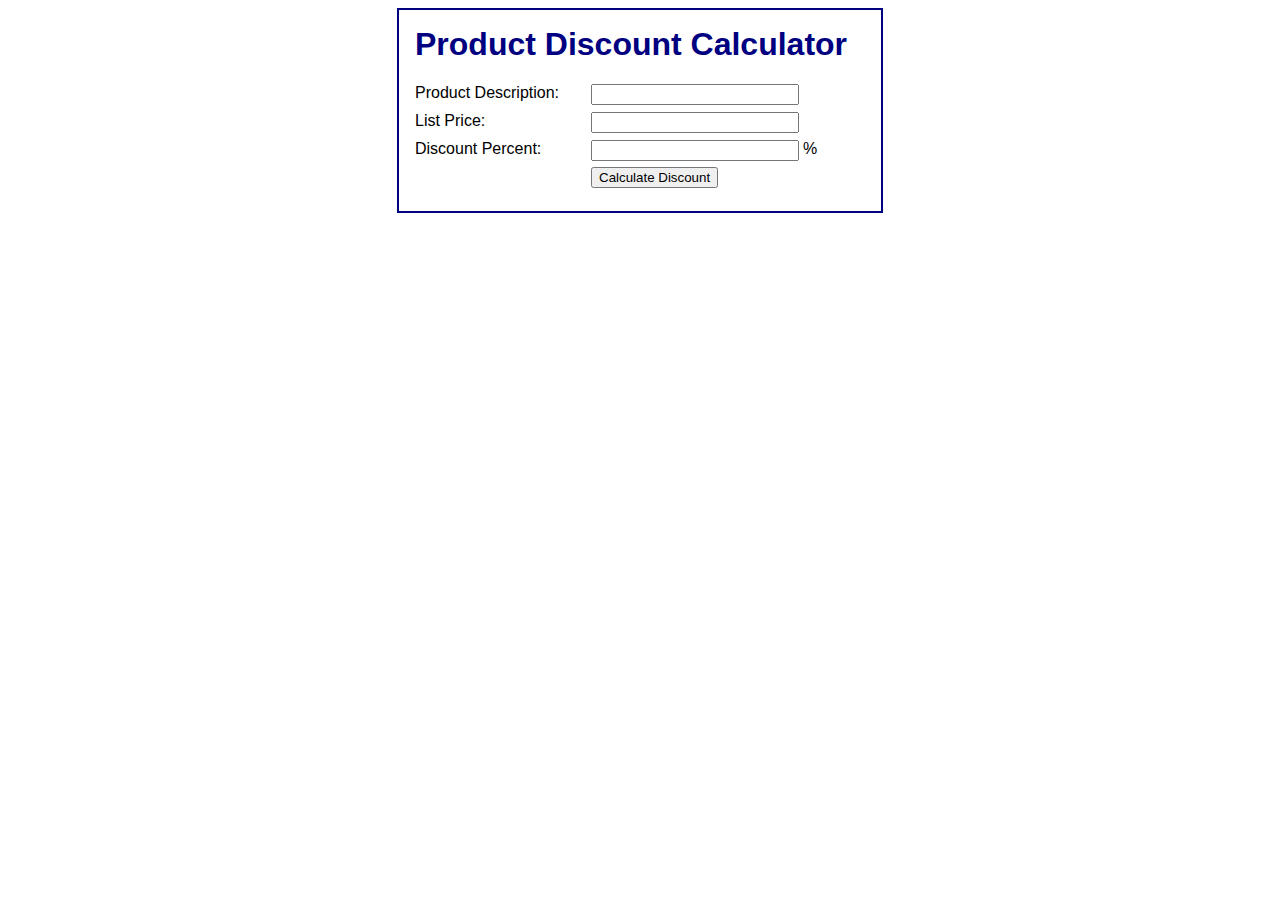
<file: Buoi1/ch02_ex1/index.html>
<!DOCTYPE html>
<html>
  <head>
    <title>Product Discount Calculator</title>
    <link rel="stylesheet" type="text/css" href="main.css" />
  </head>

  <body>
    <main>
      <h1>Product Discount Calculator</h1>
      <form action="display_discount.php" method="post">
        <div id="data">
          <label>Product Description:</label>
          <input type="text" name="product_description" /><br />

          <label>List Price:</label>
          <input type="text" name="list_price" /><br />

          <label>Discount Percent:</label>
          <input type="text" name="discount_percent" /><span>%</span><br />
        </div>

        <div id="buttons">
          <label>&nbsp;</label>
          <input type="submit" value="Calculate Discount" /><br />
        </div>
      </form>
    </main>
  </body>
</html>
</file>
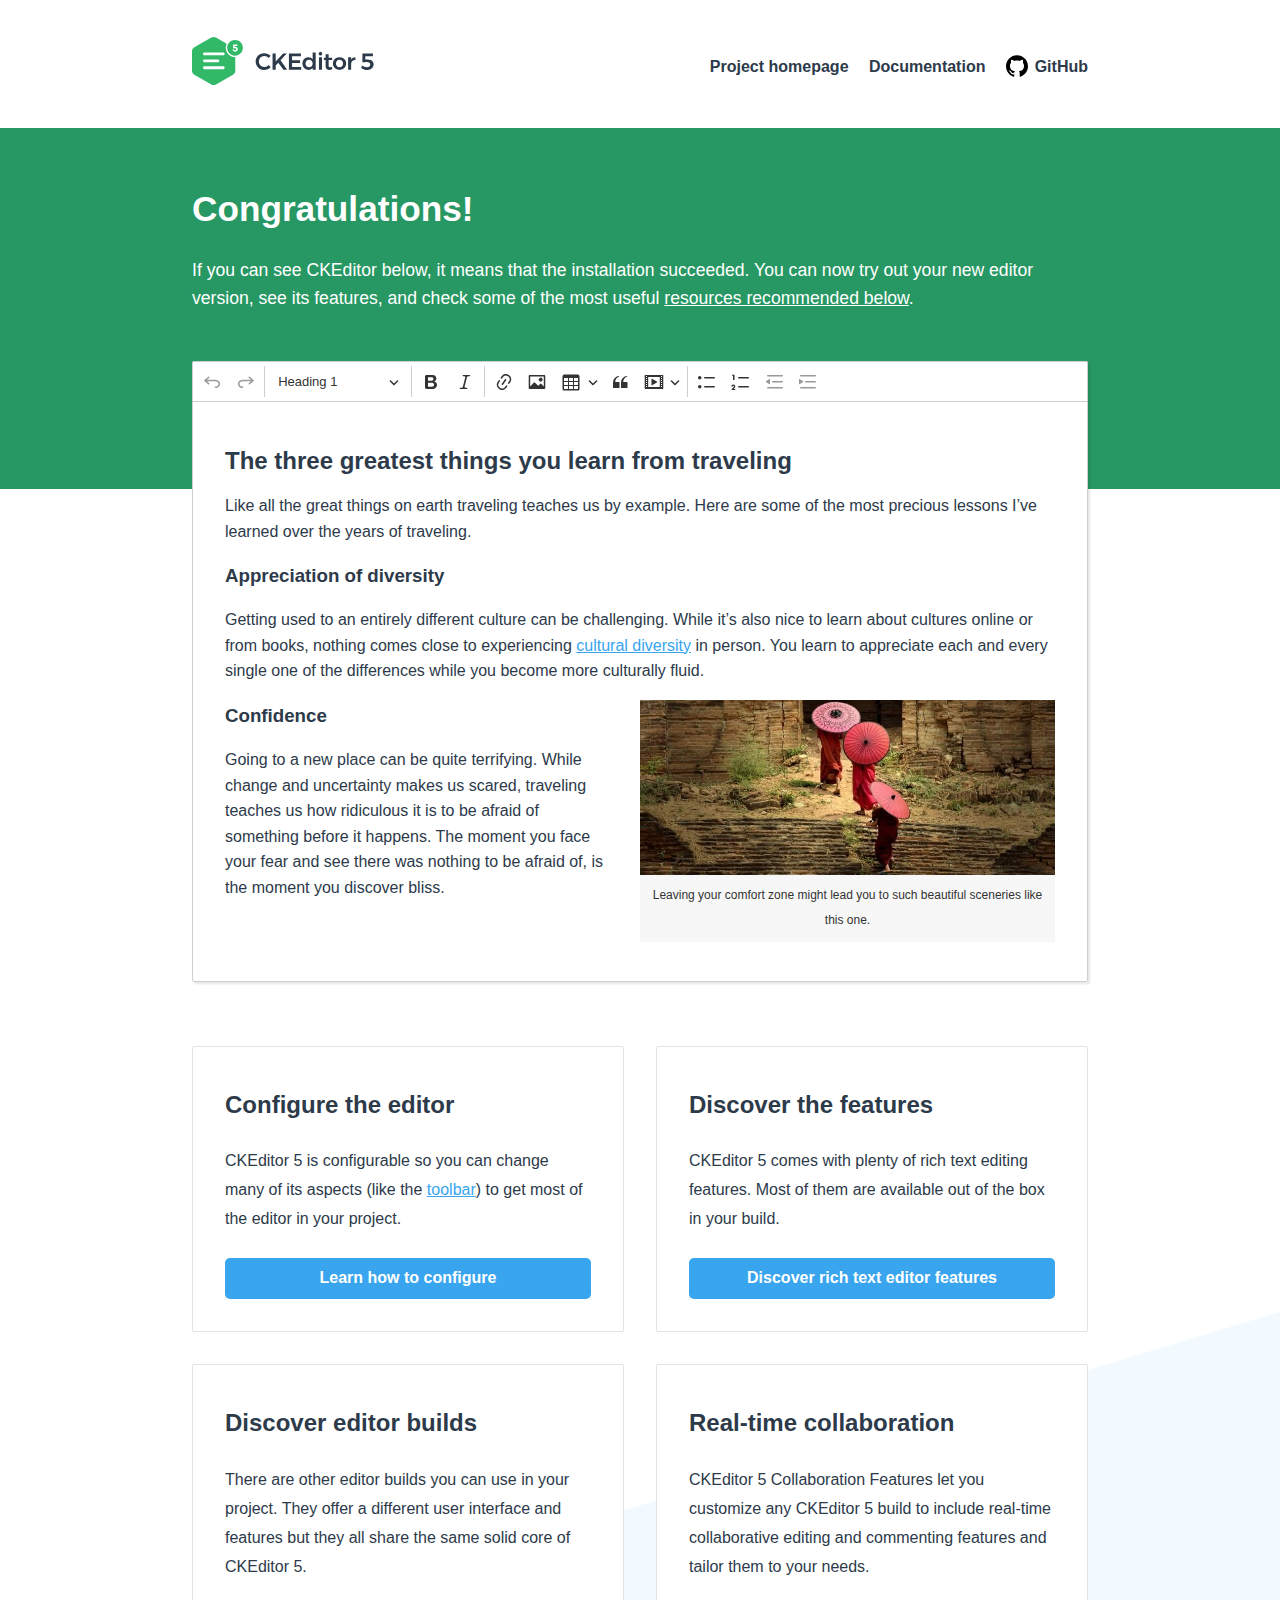
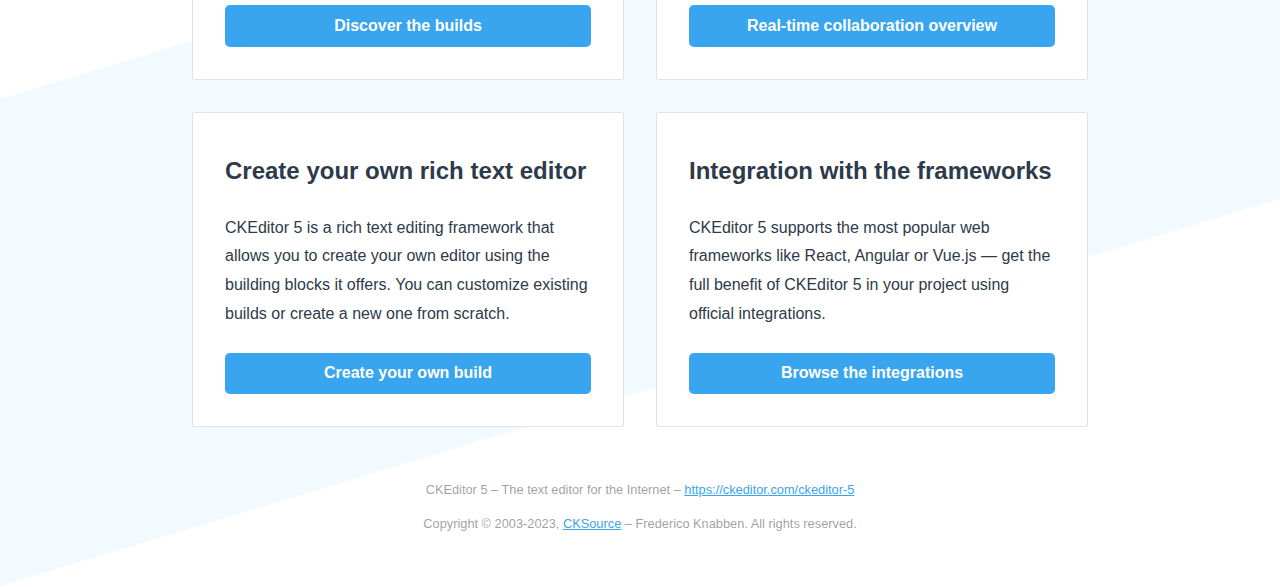
<file: Buoi7/Bai8/ckeditor5/index.html>
<!DOCTYPE html>
<!--
Copyright (c) 2003-2023, CKSource Holding sp. z o.o. All rights reserved.
For licensing, see LICENSE.md or https://ckeditor.com/legal/ckeditor-oss-license
-->
<html lang="en">
<head>
	<meta charset="utf-8">
	<meta name="viewport" content="width=device-width, initial-scale=1.0, maximum-scale=1.0" />
	<link type="text/css" href="sample/css/sample.css" rel="stylesheet" media="screen" />
	<title>CKEditor 5 – classic editor build sample</title>
</head>
<body>

<header>
	<div class="centered">
		<h1><a href="https://ckeditor.com/ckeditor-5"><img src="sample/img/logo.svg" alt="WYSIWYG editor - CKEditor 5" /></a></h1>

		<input type="checkbox" id="menu-toggle" />
		<label for="menu-toggle"></label>
		  
		<nav>
			<ul>
				<li><a href="https://ckeditor.com/ckeditor-5">Project homepage</a></li>
				<li><a href="https://ckeditor.com/docs/">Documentation</a></li>
				<li><a href="https://github.com/ckeditor/ckeditor5">GitHub</a></li>
			</ul>
		</nav>
	</div>
</header>

<main>
	<div class="message">
		<div class="centered">
			<h1>Congratulations!</h1>

			<p>If you can see CKEditor below, it means that the installation succeeded. You can now try out your new editor version, see its features,
			and check some of the most useful <a href="#references">resources recommended below</a>.</p>
		</div>
	</div>
	<div class="centered">
		<div id="editor">
			<h2>The three greatest things you learn from traveling</h2>

			<p>Like all the great things on earth traveling teaches us by example. Here are some of the most precious lessons I’ve learned over the years of traveling.</p>

			<h3>Appreciation of diversity</h3>

			<p>Getting used to an entirely different culture can be challenging. While it’s also nice to learn about cultures online or from books, nothing comes close to experiencing <a href="https://en.wikipedia.org/wiki/Cultural_diversity">cultural diversity</a> in person. You learn to appreciate each and every single one of the differences while you become more culturally fluid.</p>

			<figure class="image image-style-side"><img src="sample/img/umbrellas.jpg" alt="Three Monks walking on ancient temple.">
				<figcaption>Leaving your comfort zone might lead you to such beautiful sceneries like this one.</figcaption>
			</figure>

			<h3>Confidence</h3>

			<p>Going to a new place can be quite terrifying. While change and uncertainty makes us scared, traveling teaches us how ridiculous it is to be afraid of something before it happens. The moment you face your fear and see there was nothing to be afraid of, is the moment you discover bliss.</p>
		</div>

		<div id="references">
			<section>
				<h2>Configure the editor</h2>
				<p>CKEditor 5 is configurable so you can change many of its aspects (like the <a href="https://ckeditor.com/docs/ckeditor5/latest/builds/guides/integration/configuration.html#toolbar-setup">toolbar</a>) to get most of the editor in your project.</p>
				<p><a href="https://ckeditor.com/docs/ckeditor5/latest/builds/guides/integration/configuration.html">Learn how to configure</a></p>
			</section>

			<section>
				<h2>Discover the features</h2>
				<p>CKEditor 5 comes with plenty of rich text editing features. Most of them are available out of the box in your build.</p>
				<p><a href="https://ckeditor.com/docs/ckeditor5/latest/features/index.html">Discover rich text editor features</a></p>				</section>

			<section>
				<h2>Discover editor builds</h2>
				<p>There are other editor builds you can use in your project. They offer a different user interface and features but they all share the same solid core of CKEditor 5.</p>
				<p><a href="https://ckeditor.com/docs/ckeditor5/latest/builds/guides/overview.html">Discover the builds</a></p>
			</section>

			<section>
				<h2>Real-time collaboration</h2>
				<p>CKEditor 5 Collaboration Features let you customize any CKEditor 5 build to include real-time collaborative editing and commenting features and tailor them to your needs.</p>
				<p><a href="https://ckeditor.com/docs/ckeditor5/latest/features/collaboration/collaboration.html">Real-time collaboration overview</a></p>
			</section>

			<section>
				<h2>Create your own rich text editor</h2>
				<p>CKEditor 5 is a rich text editing framework that allows you to create your own editor using the building blocks it offers. You can customize existing builds or create a new one from scratch.</p>
				<p><a href="https://ckeditor.com/docs/ckeditor5/latest/builds/guides/development/custom-builds.html">Create your own build</a></p>
			</section>

			<section>
				<h2>Integration with the frameworks</h2>
				<p>CKEditor 5 supports the most popular web frameworks like React, Angular or Vue.js &mdash; get the full benefit of CKEditor 5 in your project using official integrations.</p>
				<p><a href="https://ckeditor.com/docs/ckeditor5/latest/builds/guides/integration/frameworks/overview.html">Browse the integrations</a></p>
			</section>	
		</div>
	</div>
</main>

<footer>
	<div>
		<p>CKEditor 5 – The text editor for the Internet – <a href="https://ckeditor.com/ckeditor-5">https://ckeditor.com/ckeditor-5</a></p>
		<p>Copyright © 2003-2023, <a href="https://cksource.com/">CKSource</a> – Frederico Knabben. All rights reserved.</p>
	</div>
</footer>

<script src="ckeditor.js"></script>

<script>
	ClassicEditor
		.create( document.querySelector( '#editor' ), {
			// toolbar: [ 'heading', '|', 'bold', 'italic', 'link' ]
		} )
		.then( editor => {
			window.editor = editor;
		} )
		.catch( err => {
			console.error( err.stack );
		} );
</script>

</body>
</html>
</file>
<file: Buoi1/ch02_ex1/main.css>
body {
    font-family: Arial, Helvetica, sans-serif;
}
main {
    display: block;
    width: 450px;
    margin: 0 auto;
    padding: 1em;
    background: white;
    border: 2px solid navy;
}
h1 {
    margin-top: 0;
    color: navy;
}
label {
    width: 10em;
    float: left;
    padding-right: 1em;
    padding-bottom: .5em;
}
#data input {
    float: left;
    width: 15em;
    margin-bottom: .5em;
}
#data span {
    padding-left: .25em;
}
#buttons input {
    margin-bottom: .5em;
}
br {
    clear: left;
}
</file>
<file: Buoi7/Bai8/ckeditor5/sample/css/sample.css>
/**
 * @license Copyright (c) 2003-2023, CKSource Holding sp. z o.o. All rights reserved.
 * For licensing, see LICENSE.md or https://ckeditor.com/legal/ckeditor-oss-license
 */

:root {
	--ck-sample-base-spacing: 2em;
	--ck-sample-color-white: #fff;
	--ck-sample-color-green: #279863;
}

body, html {
	padding: 0;
	margin: 0;

	font-family: sans-serif, Arial, Verdana, "Trebuchet MS", "Apple Color Emoji", "Segoe UI Emoji", "Segoe UI Symbol";
	font-size: 16px;
	line-height: 22px;
}

body {
	height: 100%;
	color: #2D3A4A;
	background-image: url(../img/bg.png);
	background-repeat: no-repeat;
	background-position: 50% 100%;
	background-size: 100% auto;
}

body * {
	box-sizing: border-box;
}

a {
	color: #38A5EE;
}

abbr {
	border-bottom: 1px dotted #333;
	text-decoration: none;
}

.centered {
	max-width: 960px;
	margin: 0 auto;
	padding: 0 var(--ck-sample-base-spacing);
}

/* --------- HEADER ---------------------------------------------------------------------------- */

header .centered {
	display: flex;
	flex-flow: row nowrap;
	justify-content: space-between;
	align-items: center;
	min-height: 8em;
}

header h1 {
	margin: 0;
	font-size: 1em;
	display: inline-block;
}

header h1 a {
	display: inline-block;
	line-height: 0;
}

header h1 img {
	height: 3em;
}

header nav ul {
	margin: 0;
	padding: 0;
	list-style-type: none;
}

header nav ul li {
	display: inline-block;
}

header nav ul li + li {
	margin-left: 1em;
}

header nav ul li a {
	font-weight: bold;
	text-decoration: none;
	color: #2D3A4A;
}

header nav ul li a:hover {
	text-decoration: underline;
}

header nav ul li:last-child a::before {
	content: url(../img/github.svg);
	width: 1.4em;
	height: 1.4em;
	display: inline-block;
	margin-right: .4em;
	position: relative;
	top: .3em;
}

header input {
	display: none;
}

header label {
	display: none;
}

/* --------- MAIN ------------------------------------------------------------------------------- */

main .message {
	padding: 0 0 var(--ck-sample-base-spacing);
	background: var(--ck-sample-color-green);
	color: var(--ck-sample-color-white);
}

main .message::after {
	content: "";
	z-index: -1;
	display: block;
	height: 10em;
	width: 100%;
	background: var(--ck-sample-color-green);
	position: absolute;
	left: 0;
}

main .message h1 {
	padding-top: var(--ck-sample-base-spacing);
	margin: 0 0 1em;
	font-size: 2.2em;
}

main .message p {
	font-size: 1.1em;
	line-height: 1.6em;
}

main .message p a {
	color: var(--ck-sample-color-white);
}

main #editor {
	background: var(--ck-sample-color-white);
	box-shadow: 2px 2px 2px rgba(0,0,0,.1);
	border: 1px solid #DFE4E6;			
	border-bottom-color: #cdd0d2;
	border-right-color: #cdd0d2;
}

main .ck.ck-editor {
	box-shadow: 2px 2px 2px rgba(0,0,0,.1);
}

main .ck.ck-content {
	font-size: 1em;
	line-height: 1.6em;
	margin-bottom: 0.8em;
	min-height: 200px;
	padding: 1.5em 2em;
}

main #references {
	margin: 4em 0 var(--ck-sample-base-spacing);
	display: grid;
	grid-template-columns: repeat( auto-fit, minmax(320px, 1fr) );
	grid-gap: var(--ck-sample-base-spacing);
}

main #references > section {
	background: var(--ck-sample-color-white);
	border-radius: 2px;
	border: 1px solid #DFE4E6;			
	padding: var(--ck-sample-base-spacing);
	line-height: 1.8em;

	display: flex;
	flex-flow: column nowrap;
	justify-content: space-between;
}

main #references > section h2 {
	margin: .5em 0;
}

main #references > section p:first-of-type {
	flex: 1 0 auto;
}

main #references > section p:last-child {
	margin: calc(.25*var(--ck-sample-base-spacing)) 0 0;
}

main #references > section p:last-child a {
	background: #38A5EE;
	border-radius: 5px;
	padding: .4em 1em;
	color: var(--ck-sample-color-white);
	text-decoration: none;
	font-weight: bold;
	display: block;
	text-align: center;
}

main #references > section p:last-child a:hover {
	background: #218cd4;
}

/* --------- MAIN / DOCUMENT EDITOR --------------------------------------------------------------- */

main .document-editor {
	border: 1px solid #DFE4E6;
	border-bottom-color: #cdd0d2;
	border-right-color: #cdd0d2;
	border-radius: 2px;
	max-height: 700px;
	display: flex;
	flex-flow: column nowrap;
	box-shadow: 2px 2px 2px rgba(0,0,0,.1);
}

main .toolbar-container {
	z-index: 1;
	position: relative;
	box-shadow: 2px 2px 1px rgba(0,0,0,.05);
}

main .toolbar-container .ck.ck-toolbar {
	border-top-width: 0;
	border-left-width: 0;
	border-right-width: 0;
	border-radius: 0;
}

main .content-container {
	padding: var(--ck-sample-base-spacing);
	background: #eee;
	overflow-y: scroll;
}

main .content-container #editor {
	border-top-left-radius: 0;
	border-top-right-radius: 0;

	width: 15.8cm;
	min-height: 21cm;
	padding: 1cm 1cm 2cm;
	margin: 0 auto;
	box-shadow: 2px 2px 1px rgba(0,0,0,.05);
}

/* --------- FOOTER ------------------------------------------------------------------------------- */

footer {
	margin: calc(2*var(--ck-sample-base-spacing)) var(--ck-sample-base-spacing);
	font-size: .8em;
	text-align: center;
	color: rgba(0,0,0,.4);
}

/* --------- RWD ------------------------------------------------------------------------------- */

@media (max-width: 900px) {
	header .centered {
		padding-top: var(--ck-sample-base-spacing);
		padding-bottom: var(--ck-sample-base-spacing);
		flex-flow: column nowrap;
		align-items: stretch;
		min-height: unset;
	}

	header h1 {
		text-align: center;
		margin-bottom: var(--ck-sample-base-spacing);
	}

	header nav ul {
		text-align: center;
	}
}

@media (max-width: 600px) {
	header .centered {
		padding-left: 0;
		padding-right: 0;
	}

	header nav {
		position: absolute;
		top: 0;
		left: 0;
		right: 0;		
		background: #fff;
		padding: 1em 0;
		transition: all .4s ease-out;
		transform: translateY(-100%);
		overflow: hidden;
	}

	header h1 {
		margin: 0;
	}

	header nav ul li {
		display: block;
		line-height: 3em;
		margin-bottom: 1px;
	}

	header nav ul li a {
		display: block;
	}

	header nav ul li a:hover {
		background: #eee;
	}

	header nav ul li + li {
		margin-left: 0;
	}

	header label {
		display: block;
		color: #fff;
		width: 40px;
		height: 40px;
		position: absolute;
		top: 10px;
		left: 10px;
		z-index: 1;
		transition: transform .2s ease-out;
		transform: rotate(0deg);
		background: url([data-uri]) center center no-repeat;
	}

	header input:checked ~ nav {
		transform: translateY(0%);
		box-shadow: 0 3px 3px rgba(0,0,0,.1);		
	}

	header input:checked ~ label {
		background-image: url([data-uri]);
		transform: rotate(180deg);
	}

	main #references {
		grid-template-columns: repeat( auto-fit, minmax(240px, 1fr) );
	}
}
</file>
